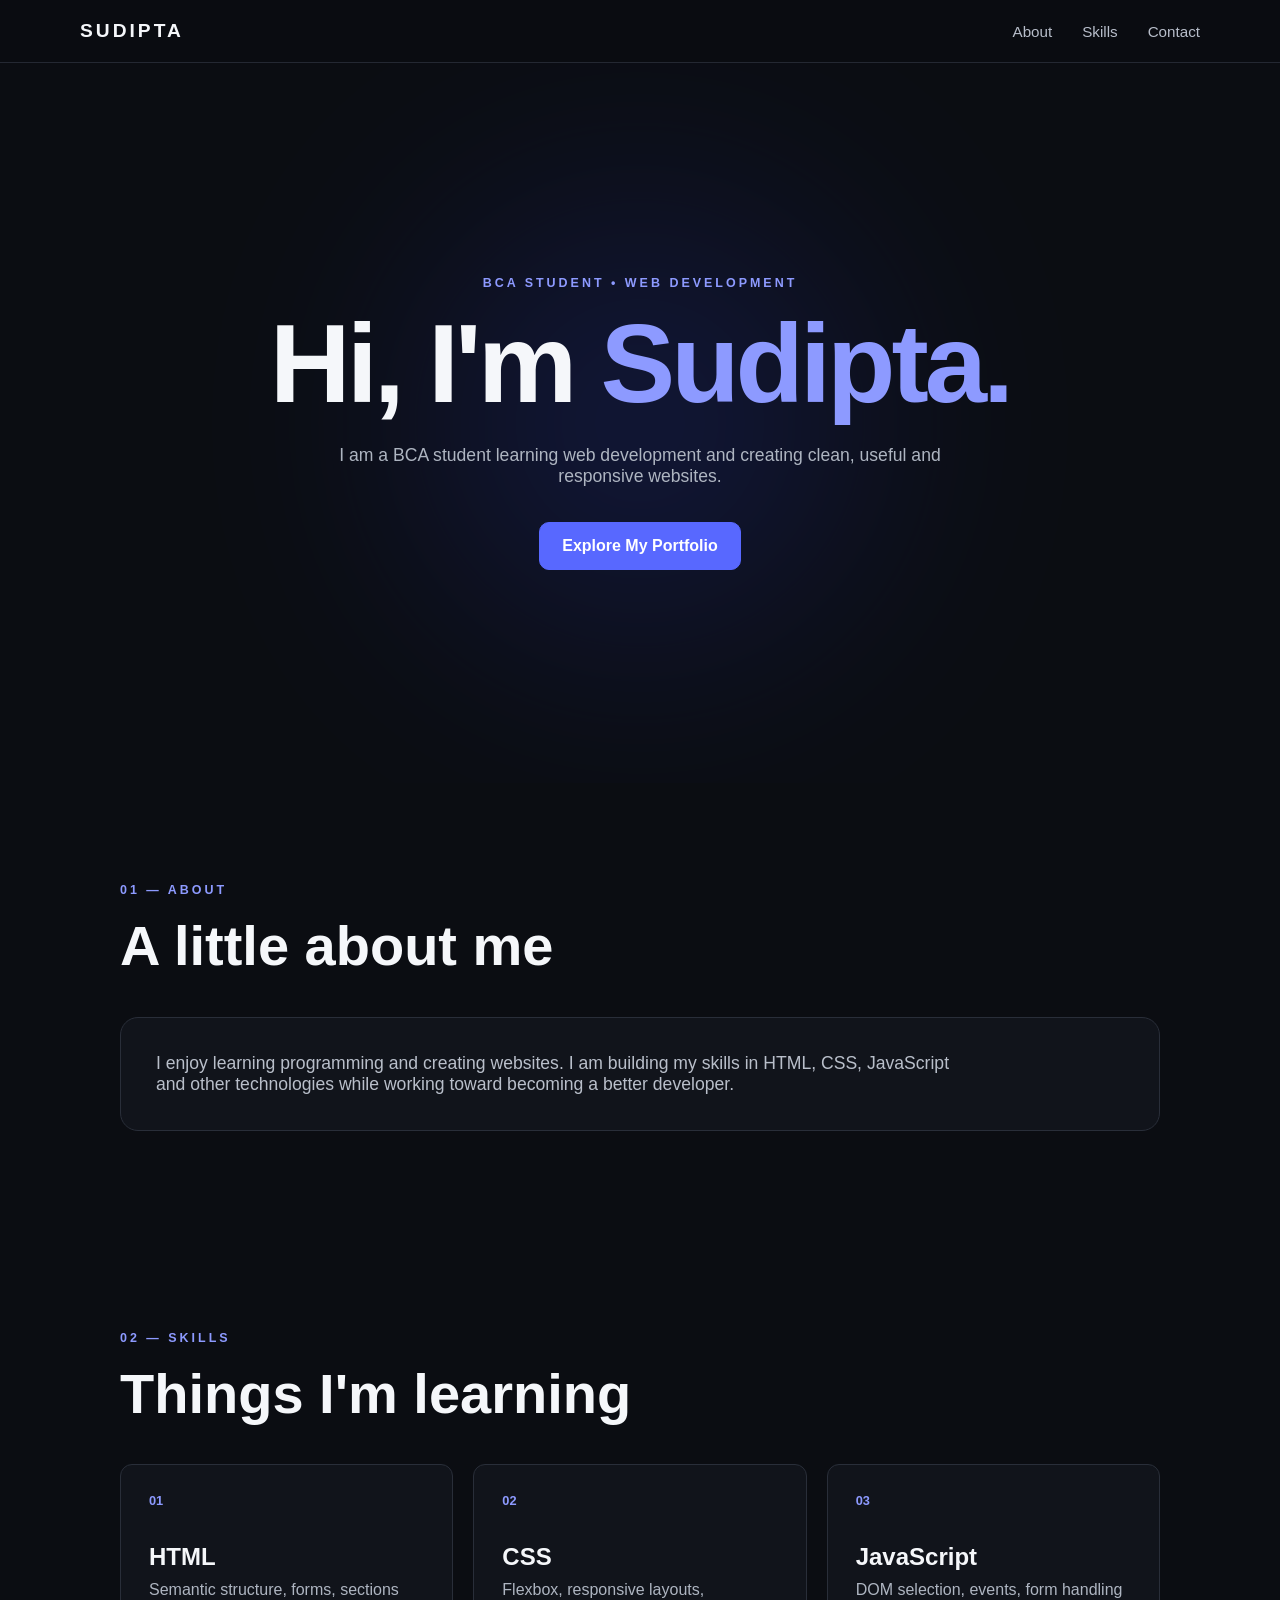
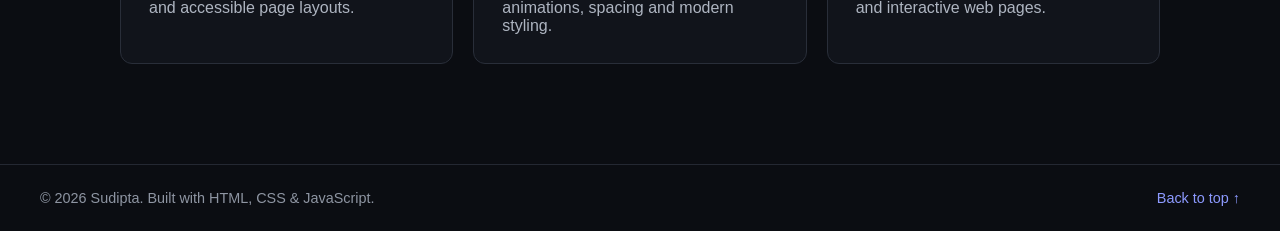
<file: Sudipta-Day9-Portfolio-Contact-Page/index.html>
<!DOCTYPE html>
<html lang="en">
<head>
    <meta charset="UTF-8">
    <meta name="viewport" content="width=device-width, initial-scale=1">
    <title>Sudipta | Portfolio</title>
    <link rel="stylesheet" href="style.css">
</head>
<body>

    <header>
        <nav class="nav">
            <a href="#home" class="logo">SUDIPTA</a>
            <div class="nav-links">
                <a href="#about">About</a>
                <a href="#skills">Skills</a>
                <a href="contact.html">Contact</a>
            </div>
        </nav>
    </header>

    <main>
        <section id="home" class="hero">
            <div class="hero-content">
                <p class="eyebrow">BCA STUDENT • WEB DEVELOPMENT</p>
                <h1>Hi, I'm <span>Sudipta.</span></h1>
                <p class="hero-text">
                    I am a BCA student learning web development and creating
                    clean, useful and responsive websites.
                </p>
                <a href="#about" class="hero-button">Explore My Portfolio</a>
            </div>
        </section>

        <section id="about" class="section">
            <div class="section-heading">
                <p class="eyebrow">01 — ABOUT</p>
                <h2>A little about me</h2>
            </div>
            <div class="about-box">
                <p>
                    I enjoy learning programming and creating websites.
                    I am building my skills in HTML, CSS, JavaScript and other
                    technologies while working toward becoming a better developer.
                </p>
            </div>
        </section>

        <section id="skills" class="section skills-section">
            <div class="section-heading">
                <p class="eyebrow">02 — SKILLS</p>
                <h2>Things I'm learning</h2>
            </div>

            <div class="cards">
                <article class="card">
                    <div class="card-number">01</div>
                    <h3>HTML</h3>
                    <p>Semantic structure, forms, sections and accessible page layouts.</p>
                </article>

                <article class="card">
                    <div class="card-number">02</div>
                    <h3>CSS</h3>
                    <p>Flexbox, responsive layouts, animations, spacing and modern styling.</p>
                </article>

                <article class="card">
                    <div class="card-number">03</div>
                    <h3>JavaScript</h3>
                    <p>DOM selection, events, form handling and interactive web pages.</p>
                </article>
            </div>
        </section>


    </main>

    <footer>
        <p>© 2026 Sudipta. Built with HTML, CSS & JavaScript.</p>
        <a href="#home">Back to top ↑</a>
    </footer>

    <script src="script.js"></script>
</body>
</html>
</file>
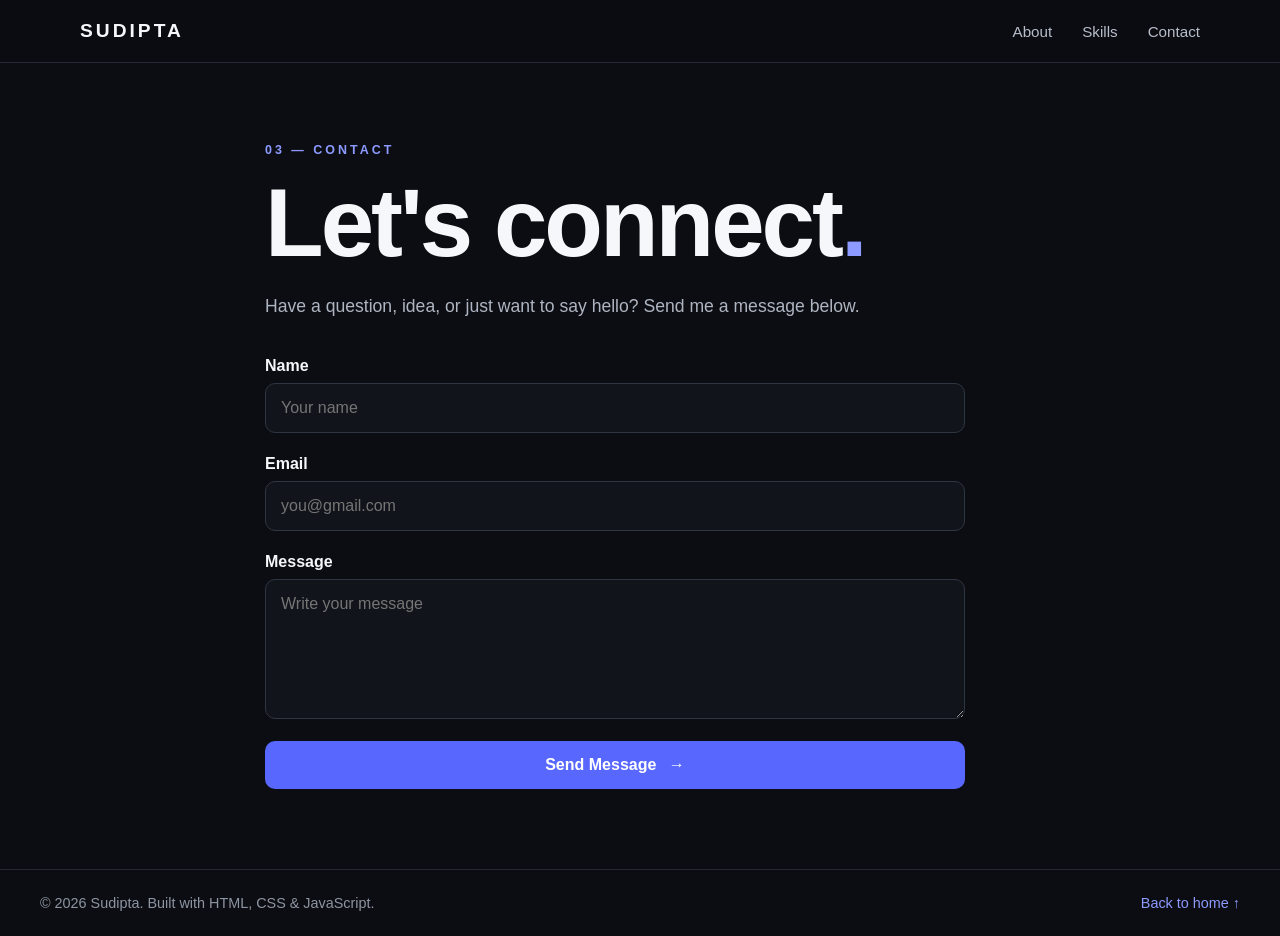
<file: Sudipta-Day9-Portfolio-Contact-Page/contact.html>
<!DOCTYPE html>
<html lang="en">
<head>
    <meta charset="UTF-8">
    <meta name="viewport" content="width=device-width, initial-scale=1">
    <title>Contact | Sudipta</title>
    <link rel="stylesheet" href="style.css">
</head>
<body>

    <header>
        <nav class="nav">
            <a href="index.html" class="logo">SUDIPTA</a>
            <div class="nav-links">
                <a href="index.html#about">About</a>
                <a href="index.html#skills">Skills</a>
                <a href="contact.html">Contact</a>
            </div>
        </nav>
    </header>

    <main>
        <section class="contact-page">
            <div class="contact-page-content">
                <p class="eyebrow">03 — CONTACT</p>
                <h1>Let's connect<span>.</span></h1>
                <p class="contact-intro">
                    Have a question, idea, or just want to say hello?
                    Send me a message below.
                </p>

                <form id="contactForm" class="contact-form">
                    <div class="form-group">
                        <label for="name">Name</label>
                        <input type="text" id="name" placeholder="Your name" required>
                    </div>

                    <div class="form-group">
                        <label for="email">Email</label>
                        <input type="email" id="email" placeholder="you@gmail.com" required>
                    </div>

                    <div class="form-group">
                        <label for="message">Message</label>
                        <textarea id="message" rows="6"
                            placeholder="Write your message"></textarea>
                    </div>

                    <button type="submit">Send Message <span>→</span></button>
                </form>
            </div>
        </section>
    </main>

    <footer>
        <p>© 2026 Sudipta. Built with HTML, CSS & JavaScript.</p>
        <a href="index.html">Back to home ↑</a>
    </footer>

    <script src="contact.js"></script>
</body>
</html>
</file>
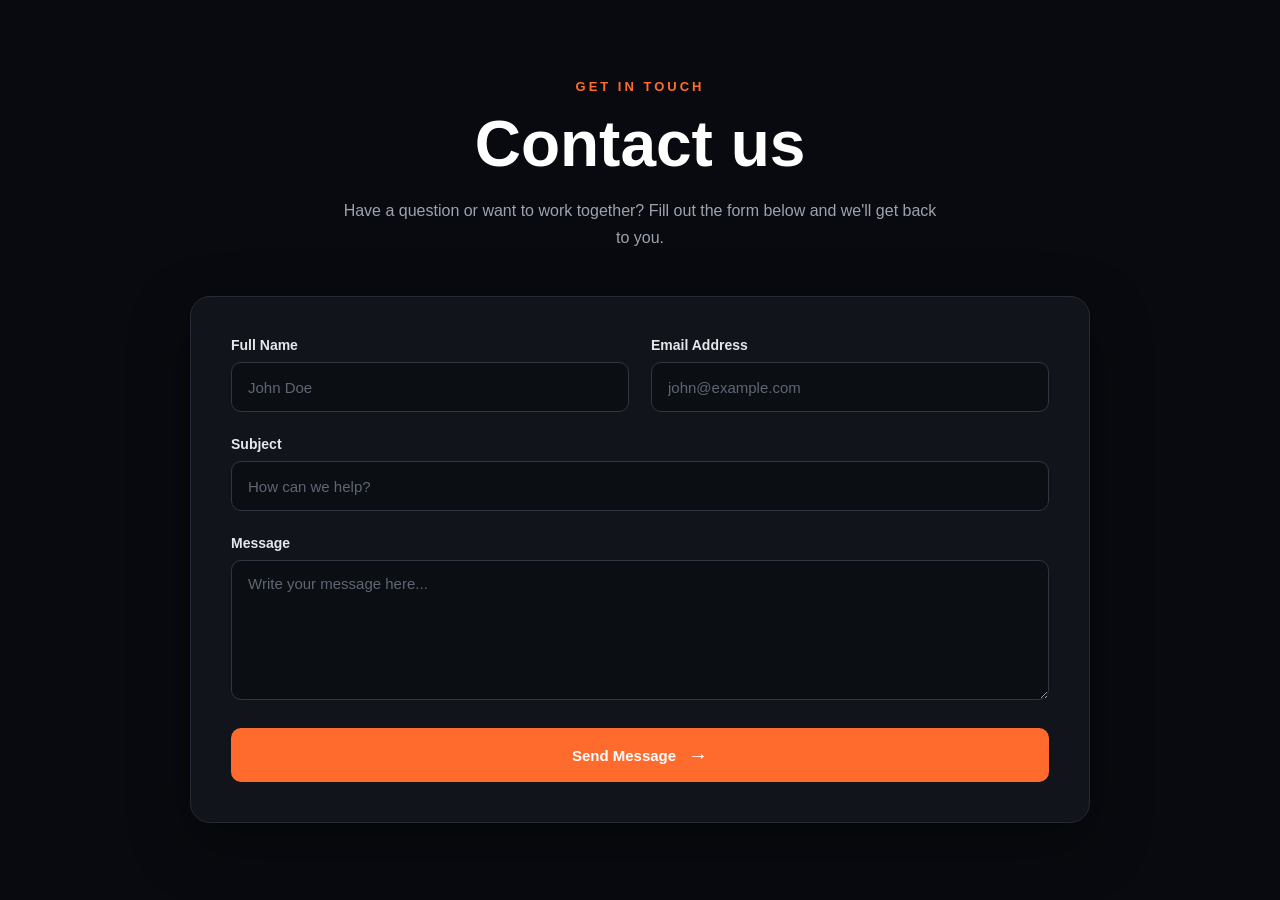
<file: sudiptarakshit/WEBSITE/contact.html>
<!DOCTYPE html>
<html lang="en">
<head>
  <meta charset="UTF-8">
  <meta name="viewport" content="width=device-width, initial-scale=1.0">
  <title>Contact Form</title>
  <link rel="stylesheet" href="contact.css">
</head>

<body>

  <section class="contact-section">

    <div class="contact-header">
      <span>GET IN TOUCH</span>
      <h1>Contact us</h1>
      <p>
        Have a question or want to work together?
        Fill out the form below and we'll get back to you.
      </p>
    </div>

    <form class="contact-form" id="contactForm">

      <div class="form-row">
        <div class="form-group">
          <label for="name">Full Name</label>
          <input
            type="text"
            id="name"
            name="name"
            placeholder="John Doe"
            required
          >
        </div>

        <div class="form-group">
          <label for="email">Email Address</label>
          <input
            type="email"
            id="email"
            name="email"
            placeholder="john@example.com"
            required
          >
        </div>
      </div>

      <div class="form-group">
        <label for="subject">Subject</label>
        <input
          type="text"
          id="subject"
          name="subject"
          placeholder="How can we help?"
          required
        >
      </div>

      <div class="form-group">
        <label for="message">Message</label>
        <textarea
          id="message"
          name="message"
          rows="6"
          placeholder="Write your message here..."
          required
        ></textarea>
      </div>

      <button type="submit">
        Send Message
        <span>→</span>
      </button>

    </form>

  </section>

  <script>
    document.getElementById("contactForm").addEventListener("submit", function(e) {
      e.preventDefault();

      alert("Thank you! Your message has been submitted.");

      this.reset();
    });
  </script>

</body>
</html>
</file>
<file: Sudipta-Day9-Portfolio-Contact-Page/style.css>
* {
    margin: 0;
    padding: 0;
    box-sizing: border-box;
}

html {
    scroll-behavior: smooth;
}

body {
    font-family: Arial, Helvetica, sans-serif;
    background: #0b0d12;
    color: #f5f7fa;
    line-height:1.;
}

a {
    color: inherit;
    text-decoration: none;
}

header {
    position: sticky;
    top: 0;
    z-index: 100;
    background: rgba(11, 13, 18, 0.9);
    backdrop-filter: blur(12px);
    border-bottom: 1px solid #242832;
}

.nav {
    display: flex;
    justify-content: space-between;
    align-items: center;
    padding: 20px 40px;
    max-width: 1200px;
    margin: auto;
}

.logo {
    font-size: 1.2rem;
    font-weight: 800;
    letter-spacing: 3px;
}

.nav-links {
    display: flex;
    gap: 30px;
}

.nav-links a {
    color: #b8beca;
    font-size: 0.95rem;
    transition: color 0.3s ease;
}

.nav-links a:hover {
    color: #ffffff;
}

.hero {
    min-height: 80vh;
    display: flex;
    flex-direction: column;
    justify-content: center;
    align-items: center;
    text-align: center;
    padding: 60px 20px;
    position: relative;
    overflow: hidden;
}

.hero::before {
    content: "";
    position: absolute;
    width: 420px;
    height: 420px;
    border-radius: 50%;
    background: #334cff;
    filter: blur(130px);
    opacity: 0.18;
}

.hero-content {
    position: relative;
    max-width: 850px;
}

.eyebrow {
    color: #8d9aff;
    font-size: 0.78rem;
    font-weight: 700;
    letter-spacing: 3px;
    margin-bottom: 18px;
}

.hero h1 {
    font-size: clamp(3.2rem, 9vw, 7rem);
    line-height: 1;
    letter-spacing: -4px;
    margin-bottom: 25px;
}

.hero h1 span {
    color: #8d9aff;
}

.hero-text {
    max-width: 650px;
    margin: 0 auto 35px;
    color: #aeb5c1;
    font-size: 1.1rem;
}

.hero-button {
    display: inline-block;
    padding: 14px 22px;
    border: 1px solid #5868ff;
    border-radius: 10px;
    background: #5868ff;
    color: white;
    font-weight: 700;
    transition: transform 0.3s, background 0.3s;
}

.hero-button:hover {
    transform: translateY(-4px);
    background: #4657f0;
}

.section {
    max-width: 1100px;
    margin: auto;
    padding: 100px 30px;
}

.section-heading {
    margin-bottom: 40px;
}

.section-heading h2 {
    font-size: clamp(2rem, 5vw, 3.5rem);
    line-height: 1.1;
}

.about-box {
    padding: 35px;
    border: 1px solid #292e39;
    border-radius: 18px;
    background: #11141b;
}

.about-box p {
    color: #b9bfca;
    font-size: 1.1rem;
    max-width: 800px;
}

.cards {
    display: flex;
    gap: 20px;
    flex-wrap: wrap;
}

.card {
    flex: 1;
    min-width: 220px;
    padding: 28px;
    background: #11141b;
    border: 1px solid #292e39;
    border-radius: 12px;
    transition: transform 0.3s;
}

.card:hover {
    transform: translateY(-8px);
}

.card-number {
    color: #8d9aff;
    font-size: 0.8rem;
    font-weight: 700;
    margin-bottom: 35px;
}

.card h3 {
    font-size: 1.5rem;
    margin-bottom: 10px;
}

.card p {
    color: #aeb5c1;
}

.contact-section {
    padding-bottom: 120px;
}

.contact-form {
    max-width: 700px;
    display: flex;
    flex-direction: column;
    gap: 22px;
}

.form-group {
    display: flex;
    flex-direction: column;
    gap: 8px;
}

label {
    font-weight: 700;
}

input,
textarea {
    width: 100%;
    padding: 15px;
    border: 1px solid #303641;
    border-radius: 10px;
    background: #11141b;
    color: white;
    font: inherit;
    outline: none;
}

input:focus,
textarea:focus {
    border-color: #5868ff;
}

textarea {
    resize: vertical;
}

button {
    border: none;
    border-radius: 10px;
    padding: 15px 22px;
    background: #5868ff;
    color: white;
    font-size: 1rem;
    font-weight: 700;
    cursor: pointer;
    transition: transform 0.3s;
}

button:hover {
    transform: translateY(-4px);
}

button span {
    margin-left: 8px;
}

footer {
    display: flex;
    justify-content: space-between;
    align-items: center;
    gap: 20px;
    padding: 25px 40px;
    border-top: 1px solid #242832;
    color: #8e95a2;
    font-size: 0.9rem;
}

footer a {
    color: #8d9aff;
}

@media (max-width: 600px) {
    .nav {
        flex-direction: column;
        gap: 15px;
        padding: 18px 20px;
    }

    .nav-links {
        gap: 18px;
    }

    .hero {
        min-height: 75vh;
        padding: 50px 20px;
    }

    .hero h1 {
        font-size: 32px;
        letter-spacing: -1px;
    }

    .hero-text {
        font-size: 1rem;
    }

    .section {
        padding: 70px 20px;
    }

    .cards {
        flex-direction: column;
    }

    .card {
        min-width: 100%;
    }

    footer {
        flex-direction: column;
        text-align: center;
        padding: 25px 20px;
    }
}

/* Separate Contact Page */

.contact-page {
    min-height: 80vh;
    display: flex;
    justify-content: center;
    align-items: center;
    padding: 80px 30px;
}

.contact-page-content {
    width: 100%;
    max-width: 750px;
}

.contact-page h1 {
    font-size: clamp(3rem, 8vw, 6rem);
    line-height: 1;
    letter-spacing: -3px;
    margin-bottom: 25px;
}

.contact-page h1 span {
    color: #8d9aff;
}

.contact-intro {
    color: #aeb5c1;
    font-size: 1.1rem;
    margin-bottom: 40px;
    max-width: 600px;
}
</file>
<file: sudiptarakshit/WEBSITE/contact.css>
* {
  margin: 0;
  padding: 0;
  box-sizing: border-box;
}

body {
  font-family: Arial, Helvetica, sans-serif;
  background: #080a0f;
  color: #fff;
  min-height: 100vh;
  display: flex;
  align-items: center;
  justify-content: center;
  padding: 40px 20px;
}

/* Main section */
.contact-section {
  width: 100%;
  max-width: 900px;
}

/* Header */
.contact-header {
  text-align: center;
  margin-bottom: 45px;
}

.contact-header span {
  display: inline-block;
  color: #ff6b2c;
  font-size: 13px;
  font-weight: 700;
  letter-spacing: 3px;
  margin-bottom: 15px;
}

.contact-header h1 {
  font-size: clamp(40px, 6vw, 64px);
  line-height: 1.1;
  margin-bottom: 18px;
}

.contact-header p {
  max-width: 600px;
  margin: auto;
  color: #9ca3af;
  font-size: 16px;
  line-height: 1.7;
}

/* Form container */
.contact-form {
  background: #11141b;
  border: 1px solid #252a34;
  border-radius: 20px;
  padding: 40px;
  box-shadow: 0 20px 60px rgba(0, 0, 0, 0.35);
}

/* Two columns */
.form-row {
  display: grid;
  grid-template-columns: 1fr 1fr;
  gap: 22px;
}

/* Form groups */
.form-group {
  margin-bottom: 24px;
}

.form-group label {
  display: block;
  font-size: 14px;
  font-weight: 600;
  color: #e5e7eb;
  margin-bottom: 9px;
}

/* Inputs */
.form-group input,
.form-group textarea {
  width: 100%;
  border: 1px solid #303641;
  border-radius: 10px;
  background: #0b0e13;
  color: #fff;
  padding: 14px 16px;
  font-size: 15px;
  font-family: inherit;
  outline: none;
  transition: 0.25s ease;
}

.form-group input {
  height: 50px;
}

.form-group textarea {
  resize: vertical;
  min-height: 140px;
}

/* Placeholder */
.form-group input::placeholder,
.form-group textarea::placeholder {
  color: #5f6673;
}

/* Focus effect */
.form-group input:focus,
.form-group textarea:focus {
  border-color: #ff6b2c;
  box-shadow: 0 0 0 3px rgba(255, 107, 44, 0.12);
}

/* Button */
button {
  width: 100%;
  height: 54px;
  border: none;
  border-radius: 10px;
  background: #ff6b2c;
  color: white;
  font-size: 15px;
  font-weight: 700;
  cursor: pointer;

  display: flex;
  align-items: center;
  justify-content: center;
  gap: 12px;

  transition: 0.25s ease;
}

button span {
  font-size: 20px;
  transition: transform 0.25s ease;
}

button:hover {
  background: #ff7d45;
  transform: translateY(-2px);
  box-shadow: 0 10px 25px rgba(255, 107, 44, 0.25);
}

button:hover span {
  transform: translateX(5px);
}

button:active {
  transform: translateY(0);
}

/* Mobile */
@media (max-width: 650px) {

  body {
    padding: 25px 15px;
  }

  .contact-header {
    margin-bottom: 30px;
  }

  .contact-header h1 {
    font-size: 40px;
  }

  .contact-header p {
    font-size: 14px;
  }

  .contact-form {
    padding: 25px 20px;
    border-radius: 15px;
  }

  .form-row {
    grid-template-columns: 1fr;
    gap: 0;
  }
}
</file>
